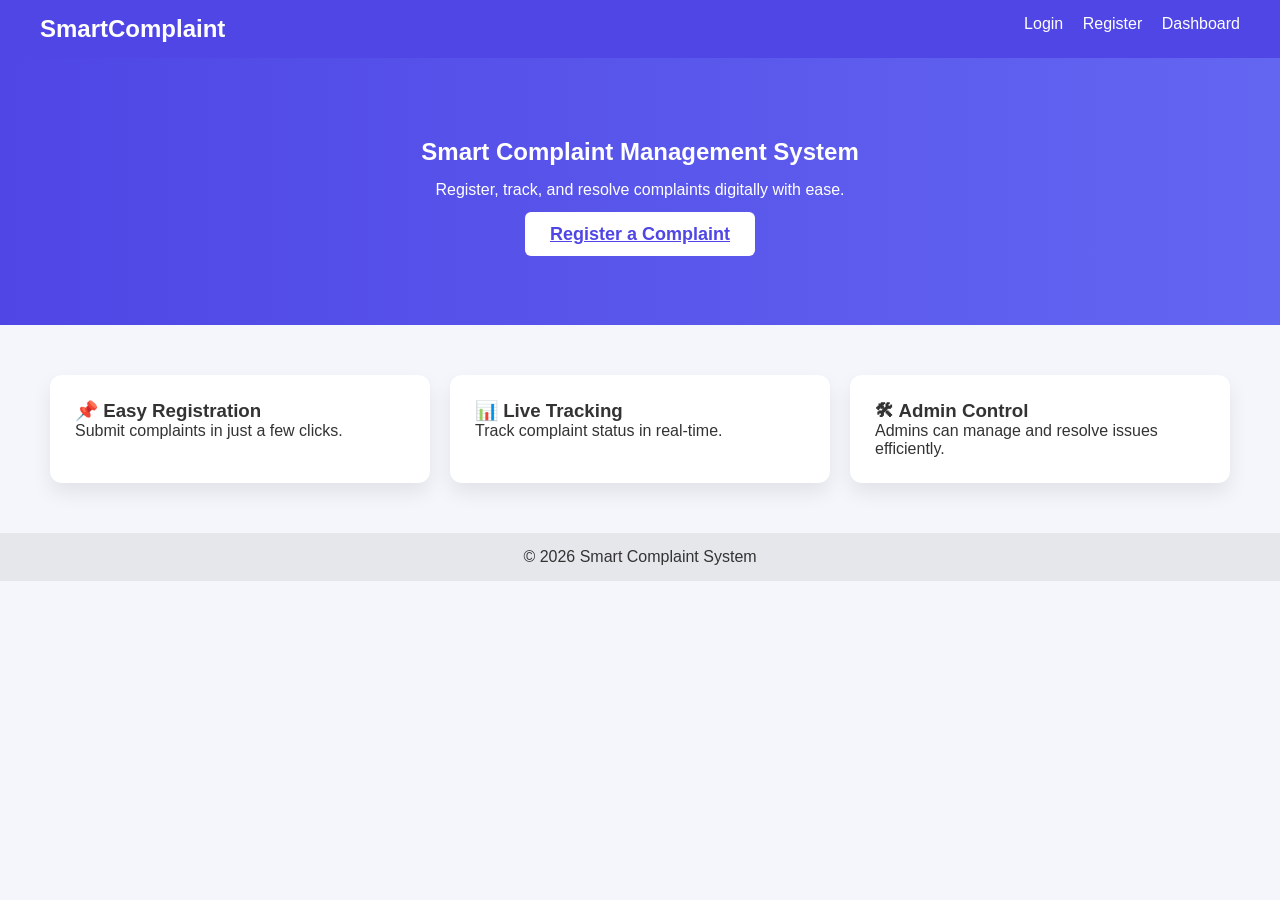
<file: frontend/index.html>
<!DOCTYPE html>
<html lang="en">
<head>
    <meta charset="UTF-8">
    <title>Smart Complaint Management</title>
    <link rel="stylesheet" href="styles.css">
</head>
<body>

<header class="navbar">
    <h2>SmartComplaint</h2>
    <nav>
        <a href="login.html" >Login</a>
        <a href="register.html" >Register</a>
        <a href="user-dashboard.html">Dashboard</a>

    </nav>
</header>

<section class="hero">
    <h1>Smart Complaint Management System</h1>
    <p>Register, track, and resolve complaints digitally with ease.</p>
    <a href="complaint-form.html" class="btn big">Register a Complaint</a>
</section>

<section class="features">
    <div class="card">
        <h3>📌 Easy Registration</h3>
        <p>Submit complaints in just a few clicks.</p>
    </div>
    <div class="card">
        <h3>📊 Live Tracking</h3>
        <p>Track complaint status in real-time.</p>
    </div>
    <div class="card">
        <h3>🛠 Admin Control</h3>
        <p>Admins can manage and resolve issues efficiently.</p>
    </div>
</section>

<footer>
    <p>© 2026 Smart Complaint System</p>
</footer>

</body>
</html>
</file>
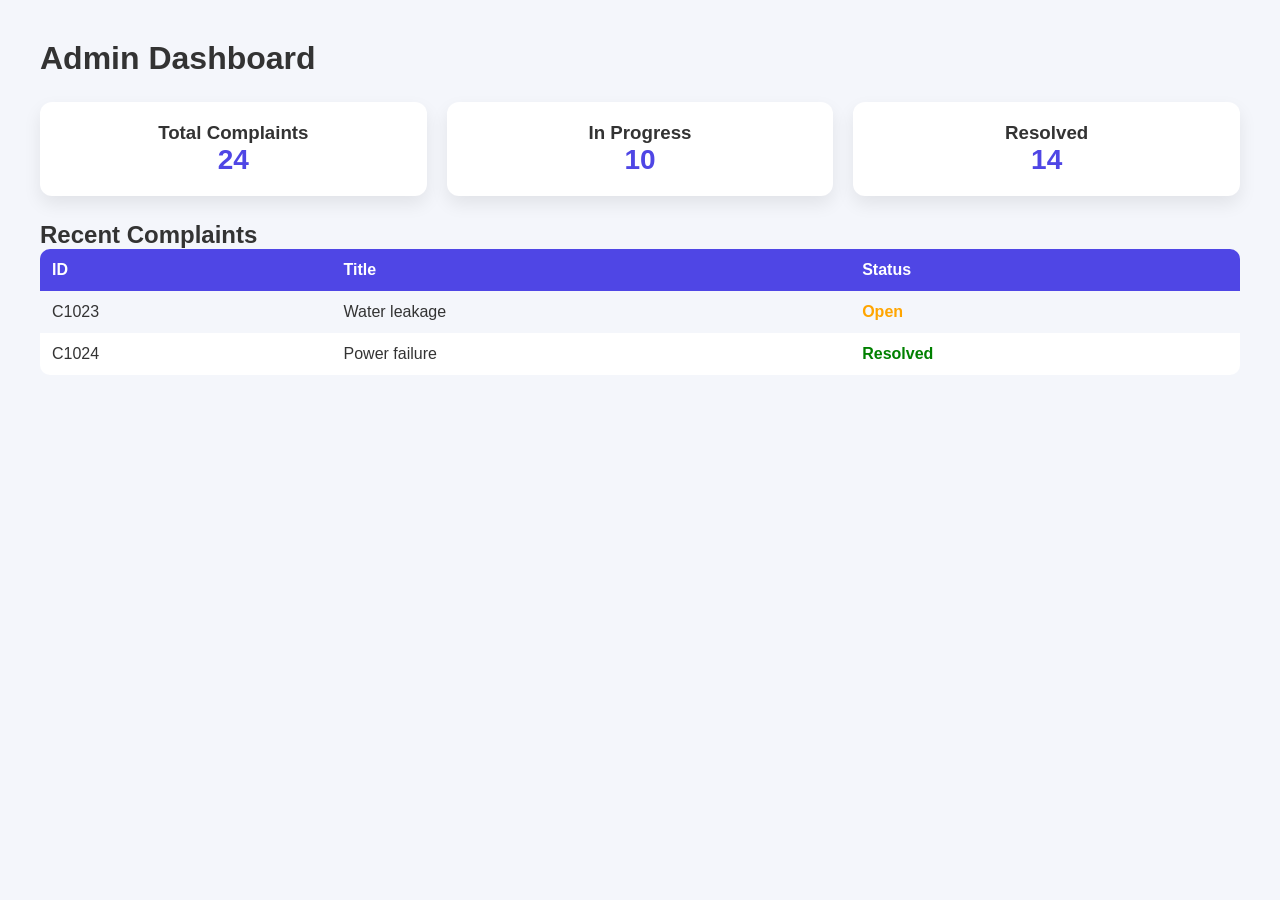
<file: frontend/admin-dashboard.html>
<!doctype html>
<html lang="en">
<head>
  <meta charset="utf-8">
  <meta name="viewport" content="width=device-width,initial-scale=1">
  <title>Admin Dashboard - Smart Complaint</title>
  <link rel="stylesheet" href="styles.css">
</head>
<body>
    <main class="dashboard">
  <h1>Admin Dashboard</h1>

  <div class="stats">
    <div class="stat-card">
      <h3>Total Complaints</h3>
      <p>24</p>
    </div>
    <div class="stat-card">
      <h3>In Progress</h3>
      <p>10</p>
    </div>
    <div class="stat-card">
      <h3>Resolved</h3>
      <p>14</p>
    </div>
  </div>

  <h2>Recent Complaints</h2>
  <table>
    <tr>
      <th>ID</th>
      <th>Title</th>
      <th>Status</th>
    </tr>
    <tr>
      <td>C1023</td>
      <td>Water leakage</td>
      <td class="status open">Open</td>
    </tr>
    <tr>
      <td>C1024</td>
      <td>Power failure</td>
      <td class="status resolved">Resolved</td>
    </tr>
  </table>

  </main>
  <script src="script.js"></script>
</body>
</html>
</file>
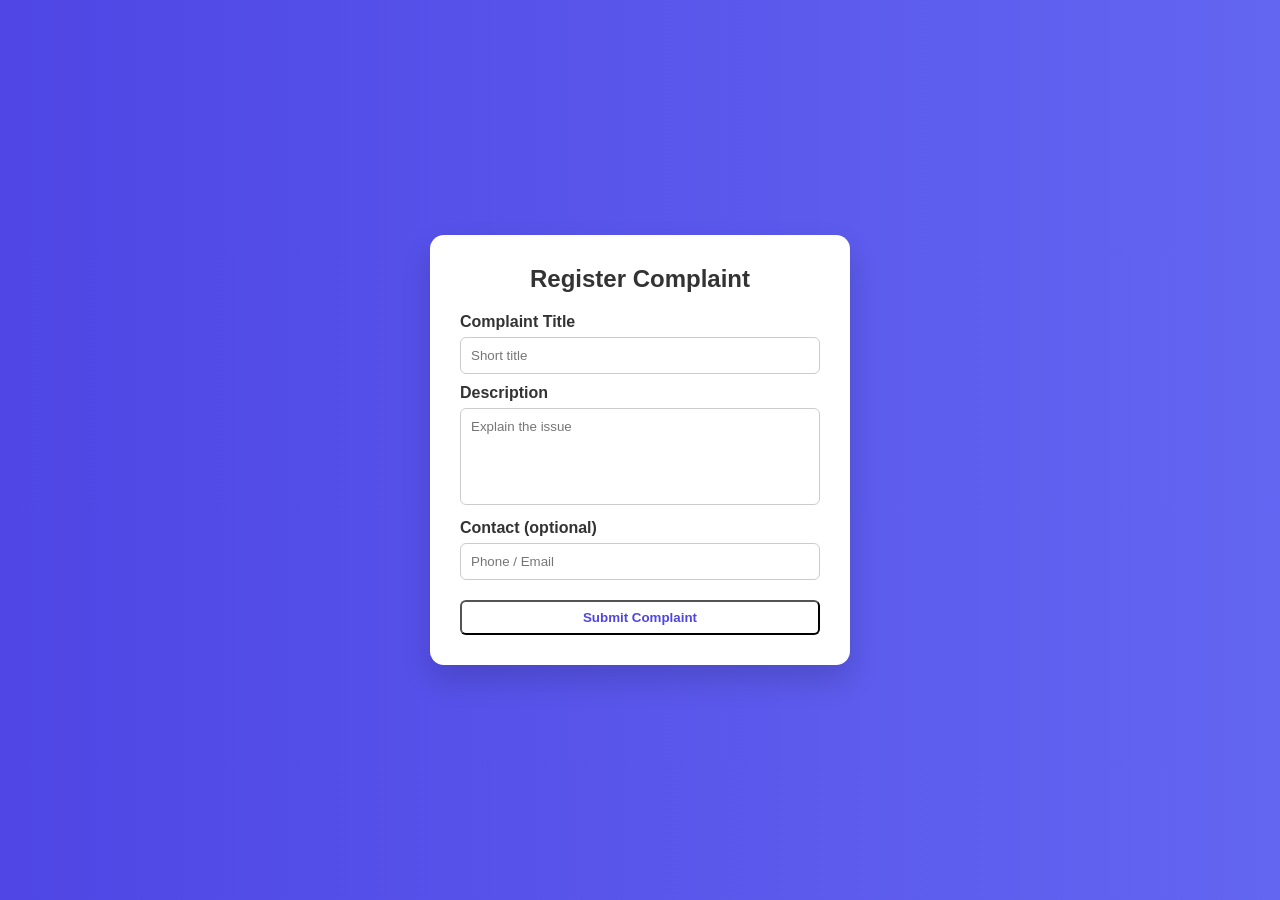
<file: frontend/complaint-form.html>
<!doctype html>
<html lang="en">
<head>
  <meta charset="utf-8">
  <meta name="viewport" content="width=device-width,initial-scale=1">
  <title>Submit Complaint - Smart Complaint</title>
  <link rel="stylesheet" href="styles.css">
</head>
<body>
  <main class="center-page">
  <div class="form-card wide">
    <h2>Register Complaint</h2>

    <div id="complaintMessage" class="message"></div>

    <form id="complaintForm">
      <label>Complaint Title</label>
      <input type="text" name="title" placeholder="Short title" required>

      <label>Description</label>
      <textarea name="details" rows="5" placeholder="Explain the issue" required></textarea>

      <label>Contact (optional)</label>
      <input type="text" name="contact" placeholder="Phone / Email">

      <button type="submit" class="btn full">Submit Complaint</button>
    </form>
  </div>
</main>

  <script src="script.js"></script>
</body>
</html>
</file>
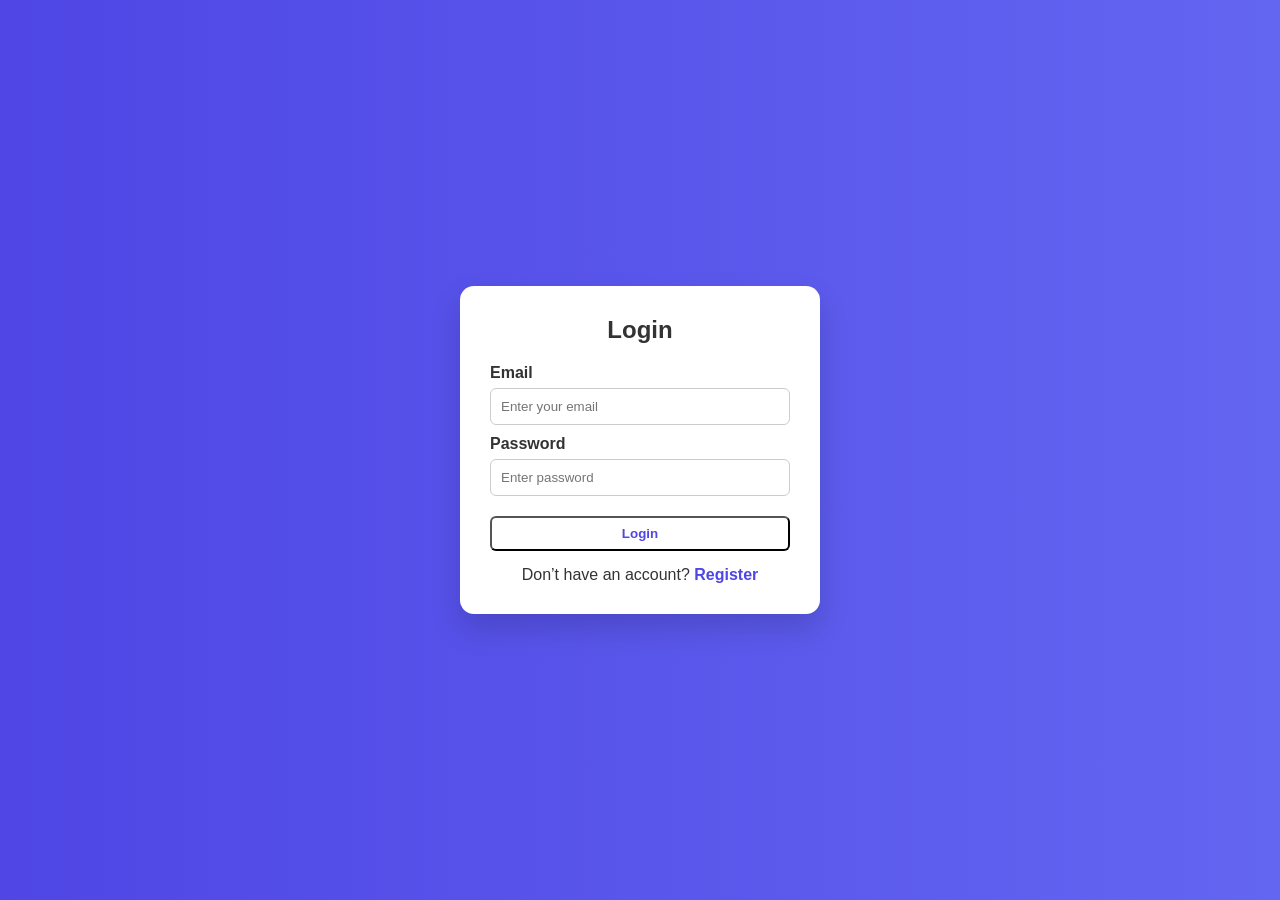
<file: frontend/login.html>
<!doctype html>
<html lang="en">
<head>
  <meta charset="utf-8">
  <meta name="viewport" content="width=device-width,initial-scale=1">
  <title>Login - Smart Complaint</title>
  <link rel="stylesheet" href="styles.css">
</head>
<body>
  <main class="center-page">
  <div class="form-card">
    <h2>Login</h2>

    <div id="loginMessage" class="message"></div>

    <form id="loginForm">
      <label>Email</label>
      <input type="email" name="email" placeholder="Enter your email" required>

      <label>Password</label>
      <input type="password" name="password" placeholder="Enter password" required>

      <button type="submit" class="btn full">Login</button>
    </form>

    <p class="link-text">
      Don’t have an account? <a href="register.html">Register</a>
    </p>
  </div>
</main>

  <script src="script.js"></script>
</body>
</html>
</file>
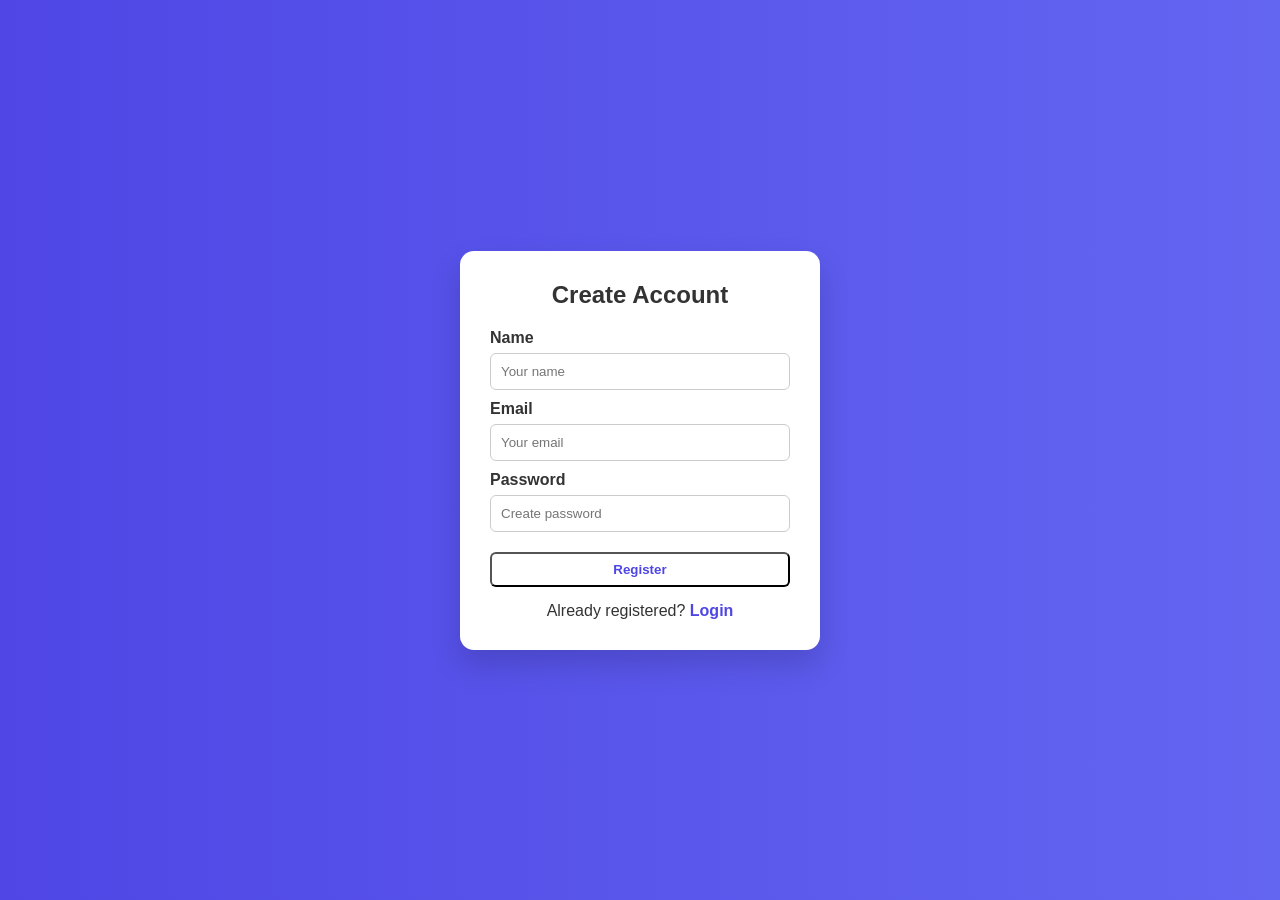
<file: frontend/register.html>
<!doctype html>
<html lang="en">
<head>
  <meta charset="utf-8">
  <meta name="viewport" content="width=device-width,initial-scale=1">
  <title>Register - Smart Complaint</title>
  <link rel="stylesheet" href="styles.css">
</head>
<body>
  <main class="center-page">
  <div class="form-card">
    <h2>Create Account</h2>

    <div id="registerMessage" class="message"></div>

    <form id="registerForm">
      <label>Name</label>
      <input type="text" name="name" placeholder="Your name" required>

      <label>Email</label>
      <input type="email" name="email" placeholder="Your email" required>

      <label>Password</label>
      <input type="password" name="password" placeholder="Create password" required>

      <button type="submit" class="btn full">Register</button>
    </form>

    <p class="link-text">
      Already registered? <a href="login.html">Login</a>
    </p>
  </div>
</main>

  <script src="script.js"></script>
</body>
</html>
</file>
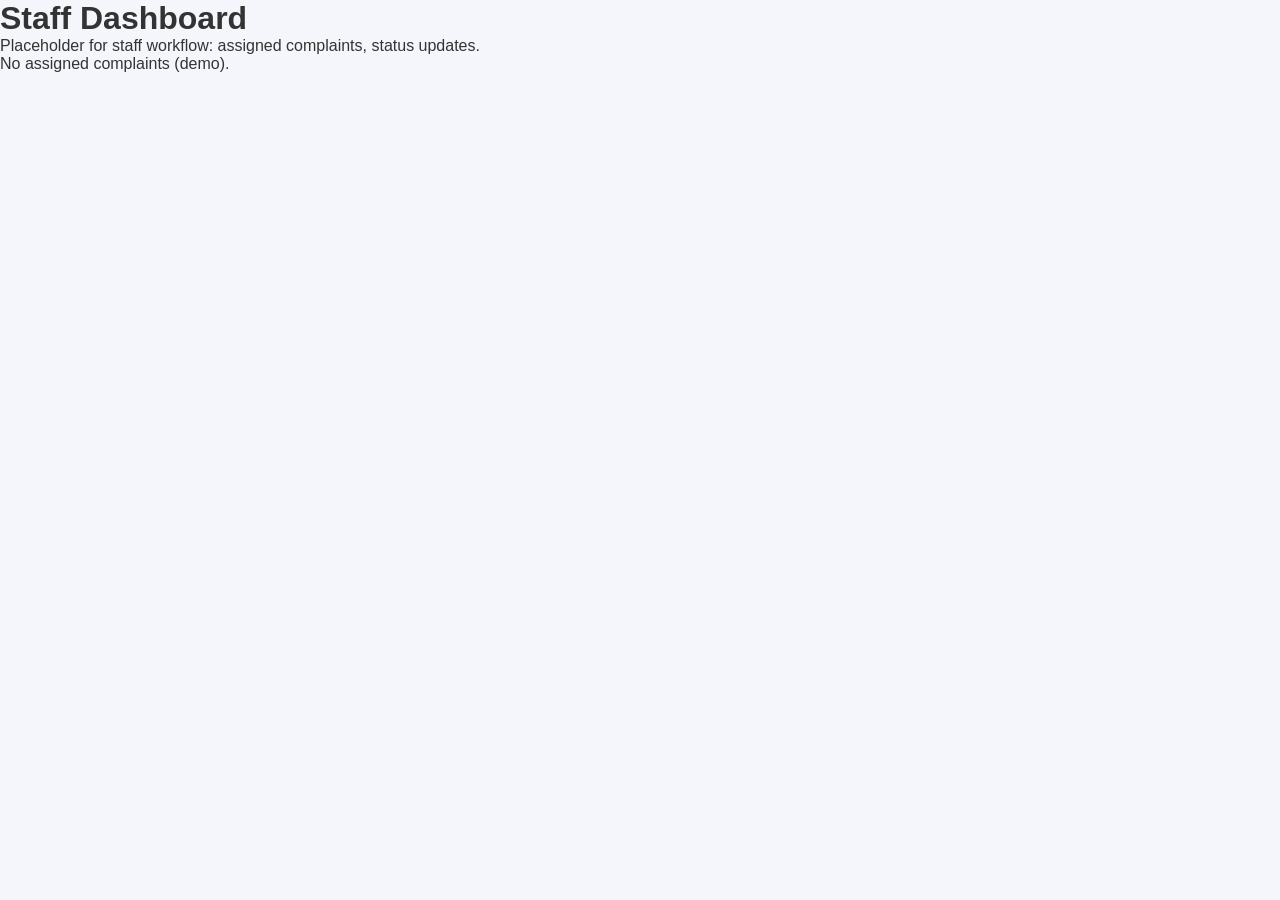
<file: frontend/staff-dashboard.html>
<!doctype html>
<html lang="en">
<head>
  <meta charset="utf-8">
  <meta name="viewport" content="width=device-width,initial-scale=1">
  <title>Staff Dashboard - Smart Complaint</title>
  <link rel="stylesheet" href="styles.css">
</head>
<body>
  <main>
    <h1>Staff Dashboard</h1>
    <p>Placeholder for staff workflow: assigned complaints, status updates.</p>
    <div id="staffList">No assigned complaints (demo).</div>
  </main>
  <script src="script.js"></script>
</body>
</html>
</file>
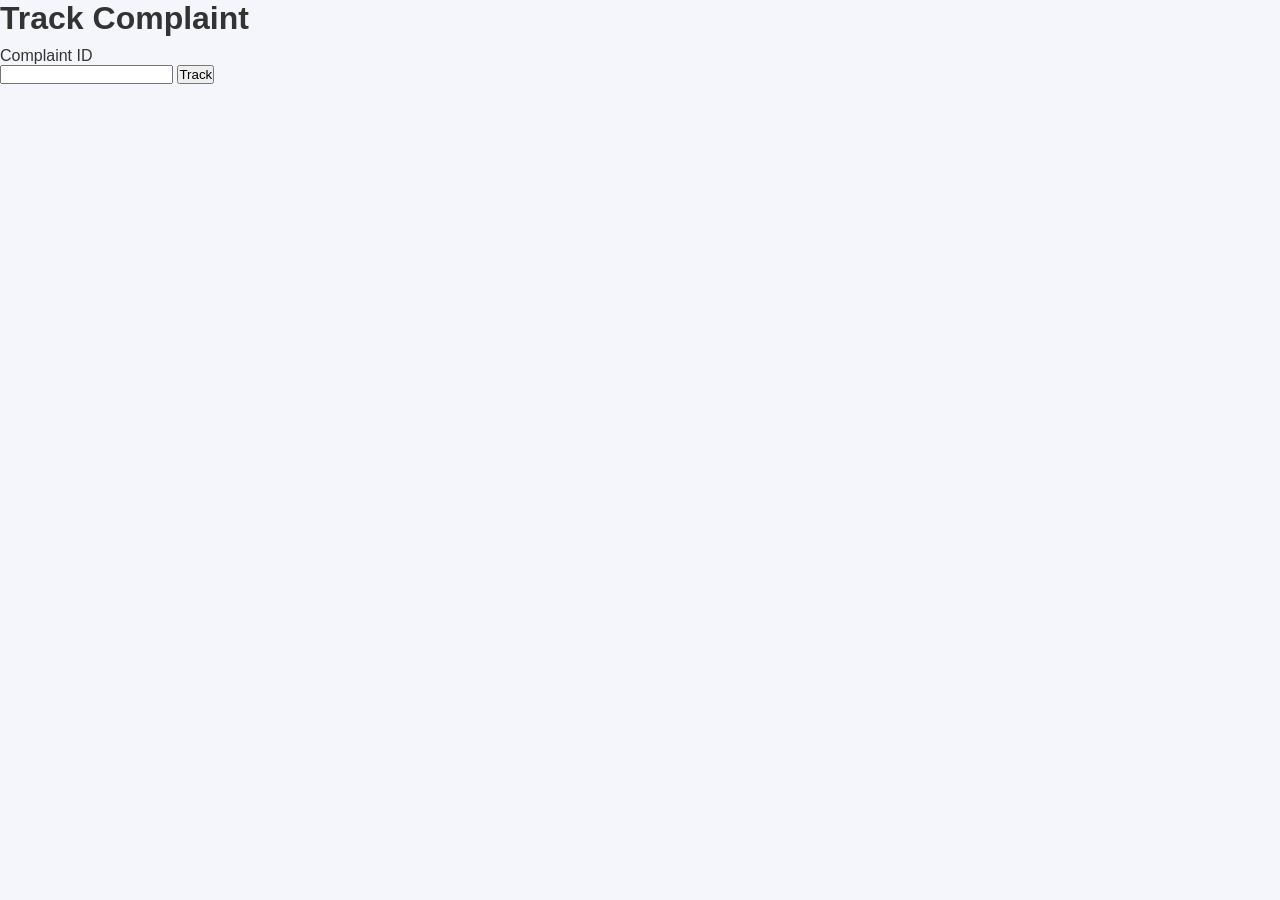
<file: frontend/track-complaint.html>
<!doctype html>
<html lang="en">
<head>
  <meta charset="utf-8">
  <meta name="viewport" content="width=device-width,initial-scale=1">
  <title>Track Complaint - Smart Complaint</title>
  <link rel="stylesheet" href="styles.css">
</head>
<body>
  <main>
    <h1>Track Complaint</h1>
    <div id="trackMessage" class="message"></div>
    <form id="trackForm">
      <label>Complaint ID<br><input type="text" name="complaint_id" required></label>
      <button type="submit">Track</button>
    </form>
    <pre id="trackResult"></pre>
  </main>
  <script src="script.js"></script>
</body>
</html>
</file>
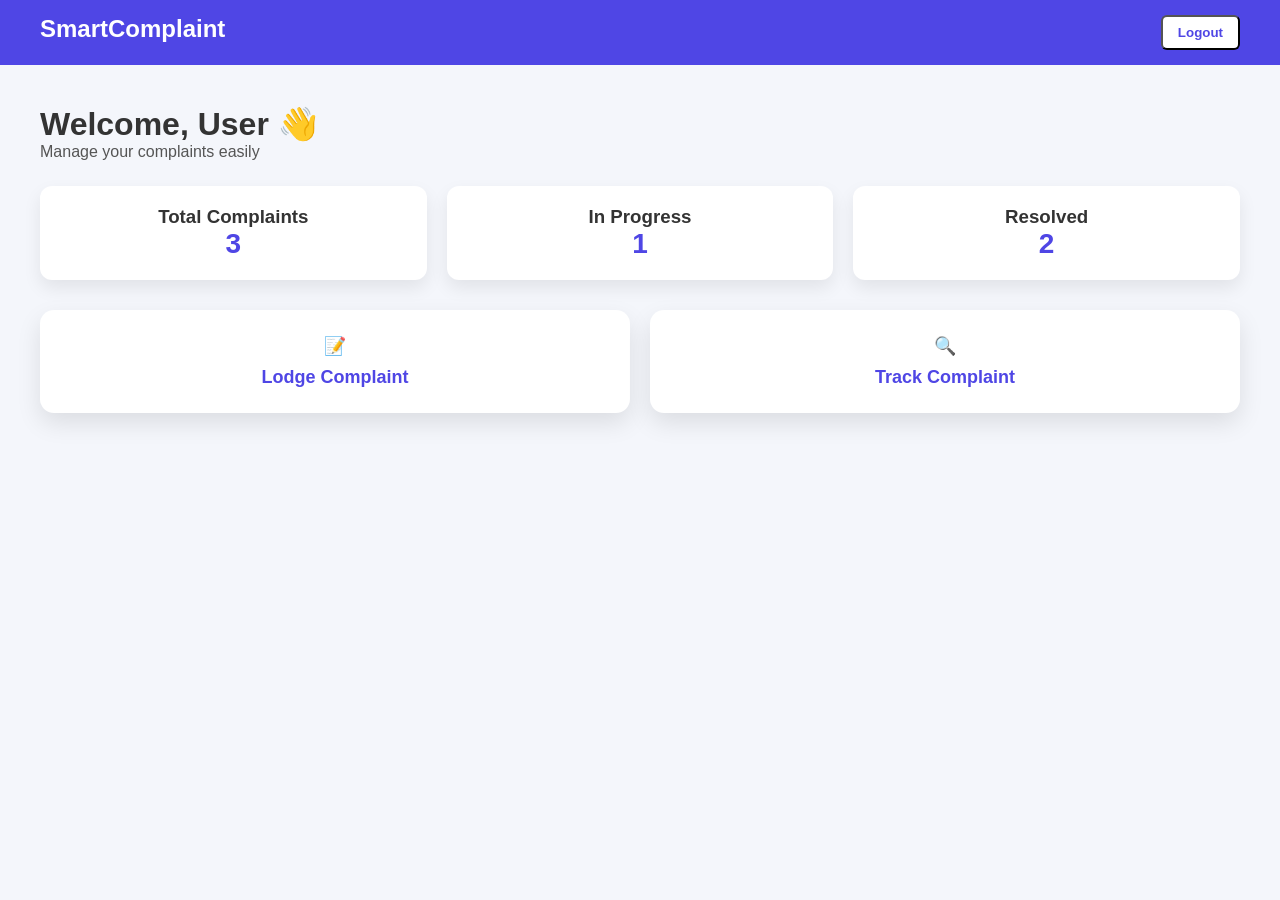
<file: frontend/user-dashboard.html>
<!doctype html>
<html lang="en">
<head>
  <meta charset="utf-8">
  <meta name="viewport" content="width=device-width,initial-scale=1">
  <title>User Dashboard - Smart Complaint</title>
  <link rel="stylesheet" href="styles.css">
</head>
<body>

<header class="navbar">
  <h2>SmartComplaint</h2>
  <button id="logoutBtn" class="btn">Logout</button>
</header>

<main class="dashboard">
  <h1>Welcome, <span id="userName">User</span> 👋</h1>
  <p class="sub-text">Manage your complaints easily</p>

  <div class="stats">
    <div class="stat-card">
      <h3>Total Complaints</h3>
      <p>3</p>
    </div>
    <div class="stat-card">
      <h3>In Progress</h3>
      <p>1</p>
    </div>
    <div class="stat-card">
      <h3>Resolved</h3>
      <p>2</p>
    </div>
  </div>

  <div class="actions">
    <a href="complaint-form.html" class="action-card">
      📝 <span>Lodge Complaint</span>
    </a>
    <a href="track-complaint.html" class="action-card">
      🔍 <span>Track Complaint</span>
    </a>
  </div>

  <div id="message" class="message"></div>
</main>

<script src="script.js"></script>
<script>
  (function(){
    const user = JSON.parse(localStorage.getItem('auth_user') || 'null');
    if (user) {
      document.getElementById('userName').textContent =
        user.name || user.email || 'User';
    }
  })();
</script>

</body>

</html>
</file>
<file: frontend/styles.css>
* {
    margin: 0;
    padding: 0;
    box-sizing: border-box;
    font-family: "Segoe UI", sans-serif;
}

body {
    background: #f4f6fb;
    color: #333;
}

/* NAVBAR */
.navbar {
    display: flex;
    justify-content: space-between;
    padding: 15px 40px;
    background: #4f46e5;
    color: white;
}

.navbar a {
    color: white;
    margin-left: 15px;
    text-decoration: none;
}

.btn {
    background: white;
    color: #4f46e5;
    padding: 8px 15px;
    border-radius: 6px;
    font-weight: bold;
}

.big {
    padding: 12px 25px;
    font-size: 18px;
}

/* HERO */
.hero {
    text-align: center;
    padding: 80px 20px;
    background: linear-gradient(to right, #4f46e5, #6366f1);
    color: white;
}

.hero p {
    margin: 15px 0 25px;
}

/* FEATURES */
.features {
    display: grid;
    grid-template-columns: repeat(auto-fit, minmax(250px, 1fr));
    gap: 20px;
    padding: 50px;
}

.card {
    background: white;
    padding: 25px;
    border-radius: 12px;
    box-shadow: 0 10px 20px rgba(0,0,0,0.08);
    transition: transform 0.3s;
}

.card:hover {
    transform: translateY(-5px);
}

/* FOOTER */
footer {
    text-align: center;
    padding: 15px;
    background: #e5e7eb;
}
.dashboard {
  padding: 40px;
}

.stats {
  display: grid;
  grid-template-columns: repeat(auto-fit, minmax(180px, 1fr));
  gap: 20px;
  margin: 25px 0;
}

.stat-card {
  background: white;
  padding: 20px;
  border-radius: 12px;
  box-shadow: 0 8px 18px rgba(0,0,0,0.08);
  text-align: center;
}

.stat-card p {
  font-size: 28px;
  font-weight: bold;
  color: #4f46e5;
}

table {
  width: 100%;
  background: white;
  border-collapse: collapse;
  border-radius: 10px;
  overflow: hidden;
}

th, td {
  padding: 12px;
  text-align: left;
}

th {
  background: #4f46e5;
  color: white;
}

tr:nth-child(even) {
  background: #f4f6fb;
}

.status {
  font-weight: bold;
}

.status.open {
  color: orange;
}

.status.resolved {
  color: green;
}
/* CENTER PAGE */
.center-page {
  min-height: 100vh;
  display: flex;
  align-items: center;
  justify-content: center;
  background: linear-gradient(to right, #4f46e5, #6366f1);
}

/* FORM CARD */
.form-card {
  background: white;
  padding: 30px;
  width: 360px;
  border-radius: 14px;
  box-shadow: 0 15px 30px rgba(0,0,0,0.15);
}

.form-card.wide {
  width: 420px;
}

.form-card h2 {
  margin-bottom: 20px;
  text-align: center;
}

/* FORM ELEMENTS */
.form-card label {
  font-weight: 600;
  margin-top: 10px;
  display: block;
}

.form-card input,
.form-card textarea {
  width: 100%;
  padding: 10px;
  margin-top: 6px;
  border-radius: 6px;
  border: 1px solid #ccc;
}

.form-card textarea {
  resize: none;
}

/* BUTTON */
.btn.full {
  width: 100%;
  margin-top: 20px;
}

/* LINKS */
.link-text {
  margin-top: 15px;
  text-align: center;
}

.link-text a {
  color: #4f46e5;
  font-weight: bold;
  text-decoration: none;
}

/* MESSAGE */
.message {
  margin-bottom: 10px;
  text-align: center;
  font-weight: bold;
}

.message.success { color: green; }
.message.error { color: red; }
.message.info { color: #333; }



.sub-text {
  margin-bottom: 25px;
  color: #555;
}

/* ACTION CARDS */
.actions {
  display: grid;
  grid-template-columns: repeat(auto-fit, minmax(220px, 1fr));
  gap: 20px;
  margin-top: 30px;
}

.action-card {
  background: white;
  padding: 25px;
  border-radius: 14px;
  text-align: center;
  font-size: 18px;
  font-weight: bold;
  text-decoration: none;
  color: #4f46e5;
  box-shadow: 0 10px 25px rgba(0,0,0,0.1);
  transition: transform 0.2s, box-shadow 0.2s;
}

.action-card:hover {
  transform: translateY(-5px);
  box-shadow: 0 15px 30px rgba(0,0,0,0.15);
}

.action-card span {
  display: block;
  margin-top: 10px;
}
</file>
